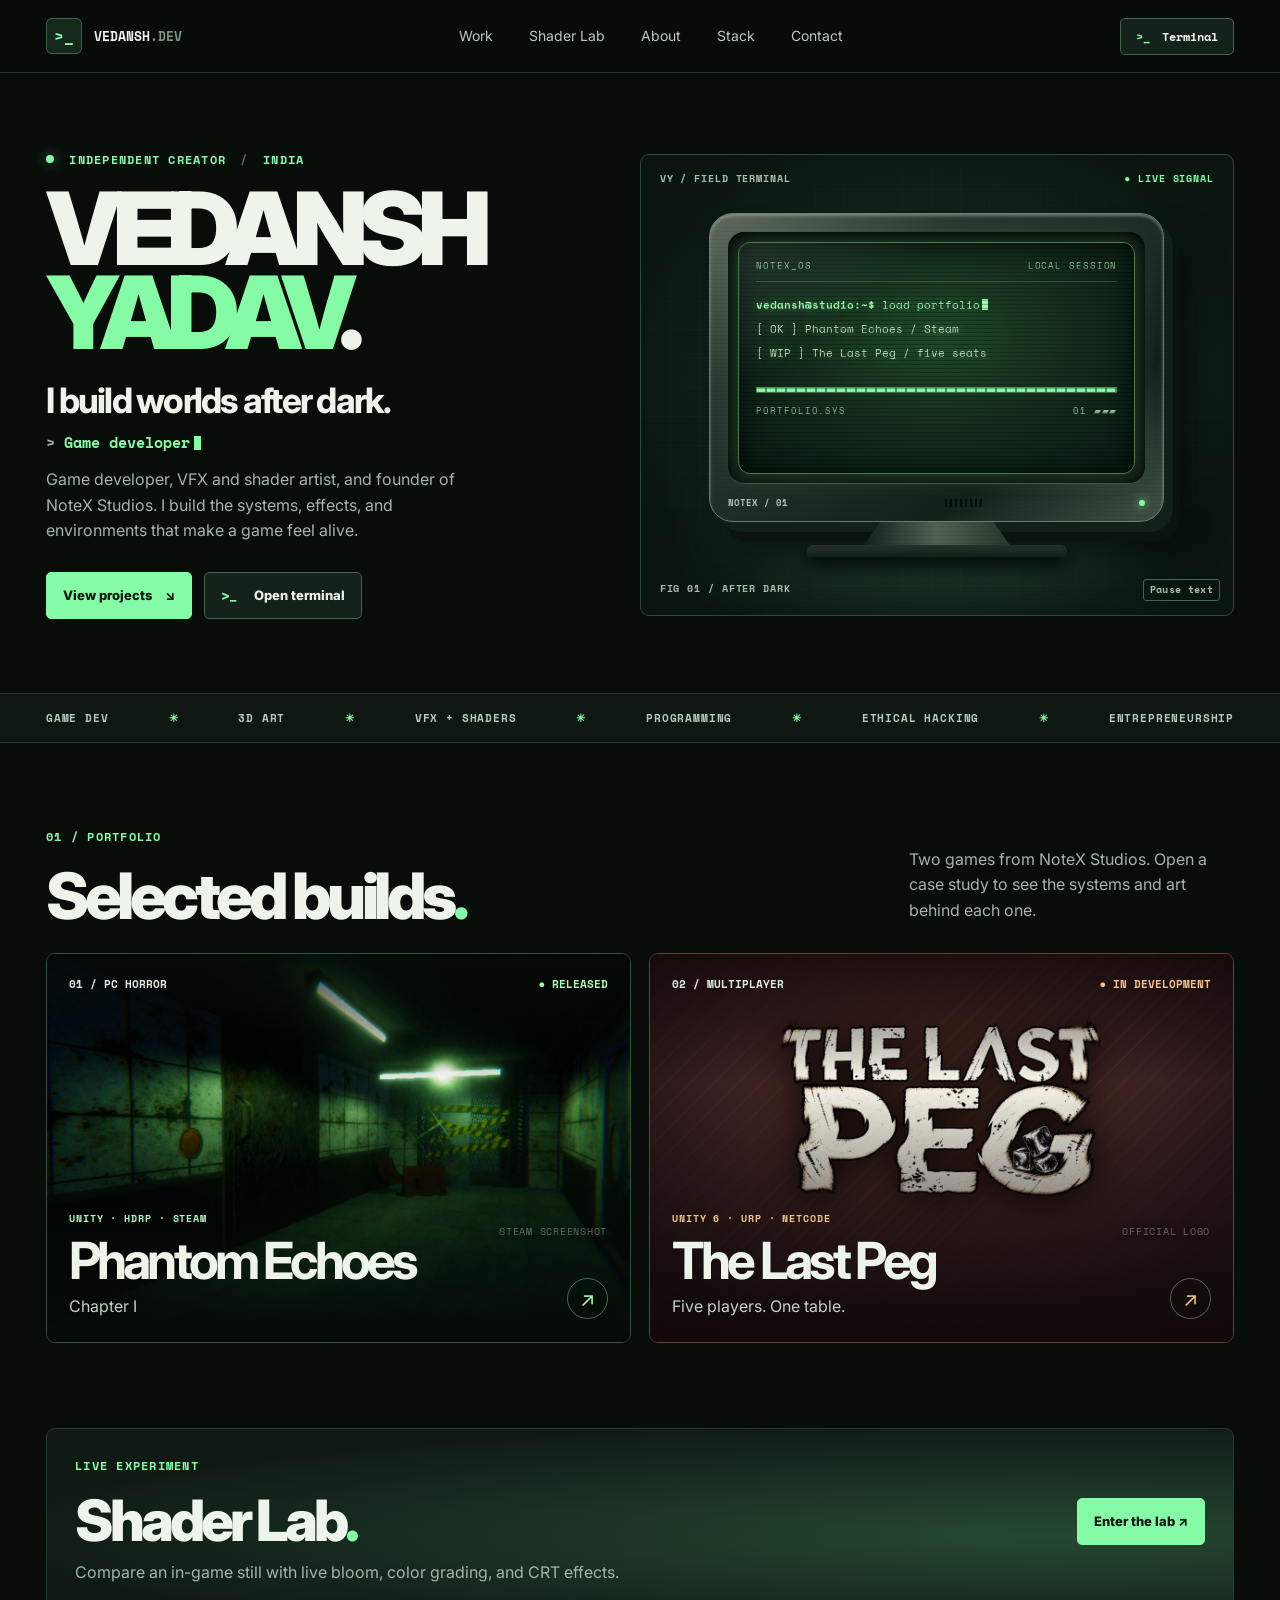
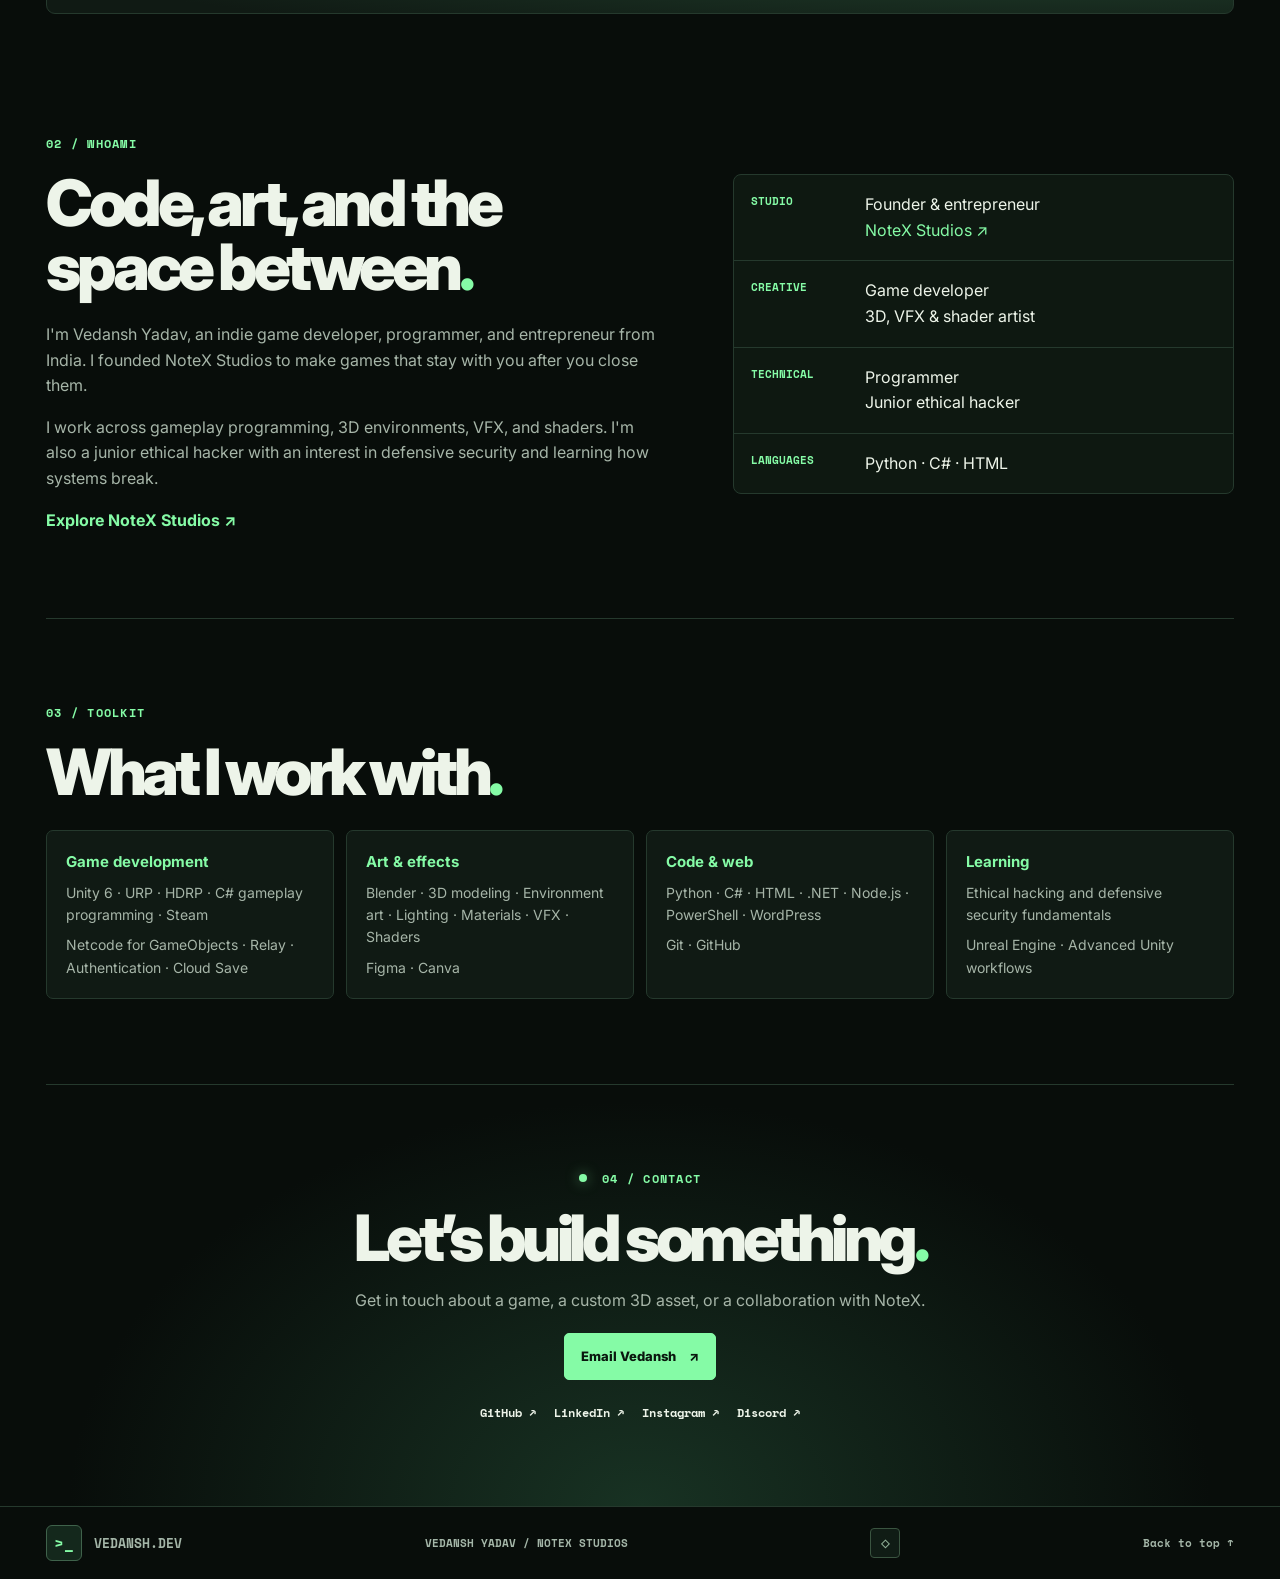
<file: index.html>
<!doctype html>
<html lang="en">
<head>
  <meta charset="utf-8">
  <meta name="viewport" content="width=device-width, initial-scale=1">
  <meta name="theme-color" content="#080d0a">
  <meta name="description" content="Vedansh Yadav, game developer, VFX and shader artist, junior ethical hacker, and founder of NoteX Studios.">
  <title>Vedansh Yadav / After Dark</title>
  <link rel="icon" href="icon.svg" type="image/svg+xml">
  <link rel="preconnect" href="https://fonts.googleapis.com">
  <link rel="preconnect" href="https://fonts.gstatic.com" crossorigin>
  <link href="https://fonts.googleapis.com/css2?family=Space+Mono:wght@400;700&family=Inter:wght@400;500;600;700;800;900&display=swap" rel="stylesheet">
  <link rel="stylesheet" href="style.css?v=2">
  <link rel="stylesheet" href="v2.css?v=3">
  <script src="elevator.js?v=3" defer></script>
  <script src="app.js?v=3" defer></script>
  <style>
    #entry-boot[open] {
      position: fixed; inset: 0; width: 100%; height: 100%; max-width: none; max-height: none;
      box-sizing: border-box; margin: 0; padding: clamp(18px, 5vw, 64px); border: 0; border-radius: 0;
      display: grid; place-items: center; overflow: hidden; color: #b2c7b5; box-shadow: none;
      font: 700 12px/1.55 Consolas, "Space Mono", monospace; letter-spacing: .045em;
      background:
        repeating-linear-gradient(0deg, transparent 0 3px, #0004 3px 4px),
        radial-gradient(ellipse at 50% 48%, #173424, #080d0a 62%);
      animation: entry-lift .38s cubic-bezier(.7, 0, .25, 1) 1.10s both;
    }
    #entry-boot::backdrop { background: none; backdrop-filter: none; }
    .entry-console { width: min(100%, 500px); box-sizing: border-box; border: 1px solid #365746; border-radius: 7px; background: #080f0bea; }
    .entry-top { display: flex; align-items: center; justify-content: space-between; gap: 10px; padding: 11px 14px; border-bottom: 1px solid #365746; }
    .entry-top span { color: #86ffa5; }
    .entry-skip { color: #d5ead9; border: 1px solid #527461; border-radius: 4px; background: #14291c; padding: 4px 8px; font: inherit; cursor: pointer; }
    .entry-skip:focus-visible { outline: 2px solid #86ffa5; outline-offset: 3px; }
    .entry-core { padding: clamp(16px, 5vw, 32px); }
    .entry-core p { margin: 0 0 7px; }
    .entry-core b { color: #86ffa5; }
    .entry-command { color: #e2ffe8; white-space: nowrap; overflow: hidden; width: 26ch; max-width: 100%; animation: entry-type .35s steps(24, end) both; }
    .entry-line { animation: entry-log .01s .43s both; }
    .entry-line + .entry-line { animation-delay: .7s; }
    .entry-meter { display: block; margin-top: 16px; height: 6px; border: 1px solid #4d855d; background: #13251a; overflow: hidden; }
    .entry-meter::after { content: ""; display: block; height: 100%; transform-origin: left; background: repeating-linear-gradient(90deg, #86ffa5 0 7px, #467952 7px 9px); animation: entry-fill .94s steps(26, end) both; }
    @keyframes entry-type { from { width: 0; } }
    @keyframes entry-log { from { opacity: 0; } }
    @keyframes entry-fill { from { transform: scaleX(0); } }
    @keyframes entry-lift { from { clip-path: inset(0); opacity: 1; } to { clip-path: inset(0 0 100% 0); opacity: .7; } }
    @media (prefers-reduced-motion: reduce) { #entry-boot[open] { display: none; } }
  </style>
</head>
<body id="top">
  <dialog id="entry-boot" aria-labelledby="entry-label">
    <div class="entry-console">
      <div class="entry-top"><span id="entry-label">NOTEX_OS / BOOT CONSOLE</span><button class="entry-skip" type="button" autofocus>Skip intro</button></div>
      <div class="entry-core" aria-hidden="true">
        <p class="entry-command"><b>&gt;</b> load after_dark.profile</p>
        <p class="entry-line"><b>[ OK ]</b> Verify project archive</p>
        <p class="entry-line"><b>[ READY ]</b> Session unlocked</p>
        <span class="entry-meter"></span>
      </div>
    </div>
  </dialog>
  <script>
    (() => {
      const dialog = document.getElementById("entry-boot");
      const motion = matchMedia("(prefers-reduced-motion: reduce)");
      if (motion.matches || (location.hash && location.hash !== "#top") || typeof dialog.showModal !== "function") return;
      try {
        if (sessionStorage.getItem("after-dark-entry-seen")) return;
        sessionStorage.setItem("after-dark-entry-seen", "1");
      } catch { /* A blocked storage API does not block the page. */ }
      let fallback;
      const finish = () => {
        clearTimeout(fallback);
        motion.removeEventListener("change", finish);
        if (dialog.open) dialog.close();
      };
      dialog.querySelector(".entry-skip").addEventListener("click", finish, { once: true });
      dialog.addEventListener("close", finish, { once: true });
      dialog.addEventListener("animationend", (event) => {
        if (event.target === dialog && event.animationName === "entry-lift") finish();
      });
      motion.addEventListener("change", finish);
      dialog.showModal();
      fallback = setTimeout(finish, 1550);
    })();
  </script>
  <a class="skip" href="#work">Skip to projects</a>
  <div class="cursor" aria-hidden="true"><span></span><i></i></div>
  <header class="header">
    <div class="shell nav">
      <a class="brand" href="#top" aria-label="Vedansh Yadav home"><span class="mark" aria-hidden="true">&gt;_</span><span>VEDANSH<span class="dim">.DEV</span></span></a>
      <nav aria-label="Main navigation">
        <a href="#work">Work</a><a class="lab-nav" href="lab.html">Shader Lab</a><a href="#about">About</a><a href="#stack">Stack</a><a href="#contact">Contact</a>
      </nav>
      <button class="nav-terminal" type="button" data-terminal><span aria-hidden="true">&gt;_</span> Terminal</button>
    </div>
  </header>
  <main>
    <section class="hero shell" aria-labelledby="hero-title">
      <div class="intro">
        <p class="eyebrow"><span class="status-dot"></span> INDEPENDENT CREATOR <span class="slash">/</span> INDIA</p>
        <h1 id="hero-title">VEDANSH<br><span>YADAV<span class="period">.</span></span></h1>
        <p class="hero-tag">I build worlds after dark.</p>
        <p class="role-loop" aria-hidden="true"><span class="role-prompt">&gt;</span> <span id="role-text">Game developer</span><span class="role-caret"></span></p>
        <p class="intro-copy">Game developer, VFX and shader artist, and founder of NoteX Studios. I build the systems, effects, and environments that make a game feel alive.</p>
        <div class="actions">
          <a class="button solid" href="#work">View projects <span aria-hidden="true">↘</span></a>
          <button class="button outline" type="button" data-terminal><span aria-hidden="true">&gt;_</span> Open terminal</button>
        </div>
      </div>
      <div class="machine" aria-label="Animated CRT showing Vedansh's portfolio boot sequence">
        <div class="scene-index"><span>VY / FIELD TERMINAL</span><span>● LIVE SIGNAL</span></div>
        <div class="scene-grid"></div>
        <div class="floor-glow"></div>
        <div class="computer">
          <div class="monitor">
            <div class="visor">
              <div class="glass">
                <div class="crt-top"><span>NOTEX_OS</span><span>LOCAL SESSION</span></div>
                <div class="boot" aria-hidden="true">
                  <p><span class="boot-prompt">vedansh@studio:~$</span> <span id="boot-type"></span><b class="caret"></b></p>
                  <p class="boot-line">[ OK ] Phantom Echoes / Steam</p>
                  <p class="boot-line">[ WIP ] The Last Peg / five seats</p>
                  <p class="boot-line" id="crt-status">[ READY ] Portfolio loaded</p>
                </div>
                <div class="progress"><span></span></div>
                <div class="crt-bottom"><span>PORTFOLIO.SYS</span><span>01 ▰▰▰</span></div>
              </div>
            </div>
            <div class="chassis"><span>NOTEX / 01</span><div class="vents" aria-hidden="true"></div><span class="power" aria-hidden="true"></span></div>
          </div>
          <div class="stand"></div><div class="foot"></div>
        </div>
        <div class="scene-index scene-bottom"><span>FIG 01 / AFTER DARK</span><button type="button" class="motion-toggle" hidden>Pause text</button></div>
      </div>
    </section>
    <div class="signal" aria-label="Areas of work">
      <div class="shell signal-inner"><span>GAME DEV</span><b>✳</b><span>3D ART</span><b>✳</b><span>VFX + SHADERS</span><b>✳</b><span>PROGRAMMING</span><b>✳</b><span>ETHICAL HACKING</span><b>✳</b><span>ENTREPRENEURSHIP</span></div>
    </div>
    <section class="shell section" id="work">
      <div class="section-head"><div><p class="eyebrow">01 / PORTFOLIO</p><h2>Selected builds<span>.</span></h2></div><p>Two games from NoteX Studios. Open a case study to see the systems and art behind each one.</p></div>
      <div class="projects">
        <a class="project phantom" href="phantom-echoes.html" data-cursor="OPEN" aria-label="Open Phantom Echoes Chapter I case study">
          <div class="project-art"><span class="art-note">STEAM SCREENSHOT</span></div>
          <div class="project-top"><span>01 / PC HORROR</span><span class="project-status">● RELEASED</span></div>
          <div class="project-body"><span class="project-detail">UNITY · HDRP · STEAM</span><h3>Phantom Echoes</h3><p>Chapter I</p><span class="project-arrow" aria-hidden="true">↗</span></div>
        </a>
        <a class="project peg" href="the-last-peg.html" data-cursor="OPEN" aria-label="Open The Last Peg case study">
          <div class="project-art"><img class="peg-logo" src="last-peg-logo.webp" alt="" width="520" height="215" loading="lazy"><span class="art-note">OFFICIAL LOGO</span></div>
          <div class="project-top"><span>02 / MULTIPLAYER</span><span class="project-status">● IN DEVELOPMENT</span></div>
          <div class="project-body"><span class="project-detail">UNITY 6 · URP · NETCODE</span><h3>The Last Peg</h3><p>Five players. One table.</p><span class="project-arrow" aria-hidden="true">↗</span></div>
        </a>
      </div>
    </section>
    <section class="shell lab-teaser"><div><p class="eyebrow">LIVE EXPERIMENT</p><h2>Shader Lab<span>.</span></h2><p>Compare an in-game still with live bloom, color grading, and CRT effects.</p></div><a class="button solid" href="lab.html">Enter the lab ↗</a></section>
    <section class="shell section about" id="about">
      <div class="about-copy"><p class="eyebrow">02 / WHOAMI</p><h2>Code, art, and the space between<span>.</span></h2><p>I'm Vedansh Yadav, an indie game developer, programmer, and entrepreneur from India. I founded NoteX Studios to make games that stay with you after you close them.</p><p>I work across gameplay programming, 3D environments, VFX, and shaders. I'm also a junior ethical hacker with an interest in defensive security and learning how systems break.</p><a class="text-link" href="https://www.notexstudios.in/">Explore NoteX Studios ↗</a></div>
      <dl class="profile-data"><div><dt>STUDIO</dt><dd>Founder &amp; entrepreneur<br><a href="https://www.notexstudios.in/">NoteX Studios ↗</a></dd></div><div><dt>CREATIVE</dt><dd>Game developer<br>3D, VFX &amp; shader artist</dd></div><div><dt>TECHNICAL</dt><dd>Programmer<br>Junior ethical hacker</dd></div><div><dt>LANGUAGES</dt><dd>Python · C# · HTML</dd></div></dl>
    </section>
    <section class="shell section" id="stack">
      <div class="section-head"><div><p class="eyebrow">03 / TOOLKIT</p><h2>What I work with<span>.</span></h2></div></div>
      <div class="stack-grid">
        <article><h3>Game development</h3><p>Unity 6 · URP · HDRP · C# gameplay programming · Steam</p><p>Netcode for GameObjects · Relay · Authentication · Cloud Save</p></article>
        <article><h3>Art &amp; effects</h3><p>Blender · 3D modeling · Environment art · Lighting · Materials · VFX · Shaders</p><p>Figma · Canva</p></article>
        <article><h3>Code &amp; web</h3><p>Python · C# · HTML · .NET · Node.js · PowerShell · WordPress</p><p>Git · GitHub</p></article>
        <article><h3>Learning</h3><p>Ethical hacking and defensive security fundamentals</p><p>Unreal Engine · Advanced Unity workflows</p></article>
      </div>
    </section>
    <section class="shell section contact" id="contact">
      <p class="eyebrow"><span class="status-dot"></span> 04 / CONTACT</p>
      <h2>Let’s build something<span>.</span></h2>
      <p>Get in touch about a game, a custom 3D asset, or a collaboration with NoteX.</p>
      <a class="button solid" href="mailto:esco.bar.001@gmail.com">Email Vedansh <span aria-hidden="true">↗</span></a>
      <div class="socials"><a href="https://github.com/not-vedansh">GitHub ↗</a><a href="https://www.linkedin.com/in/vedansh-yadav-248703375/">LinkedIn ↗</a><a href="https://www.instagram.com/not_ved4nsh/">Instagram ↗</a><a href="https://discord.gg/PfJzTajpTr">Discord ↗</a></div>
    </section>
  </main>
  <footer><div class="shell footer"><a class="brand" href="#top"><span class="mark" aria-hidden="true">&gt;_</span> VEDANSH.DEV</a><span>VEDANSH YADAV / NOTEX STUDIOS</span><button class="footer-easter" type="button" aria-label="Auxiliary signal hint" title="Auxiliary signal">◇</button><a href="#top">Back to top ↑</a></div></footer>
  <dialog id="terminal-dialog" aria-labelledby="terminal-title">
    <div class="dialog-bar"><h2 id="terminal-title">vedansh@studio:~</h2><button class="close" type="button" data-close aria-label="Close terminal">×</button></div>
    <div class="terminal-content"><div id="terminal-output" class="terminal-output" role="log" aria-live="polite"></div>
    <form id="terminal-form"><label for="terminal-input"><span class="sr-only">Command</span><span aria-hidden="true">&gt;</span></label><input id="terminal-input" name="command" type="text" autocomplete="off" autocapitalize="off" spellcheck="false" placeholder="Type help" maxlength="80"><button type="submit">Run ↵</button></form>
    <div class="command-buttons" aria-label="Suggested commands"><button type="button" data-command="help">help</button><button type="button" data-command="projects">projects</button><button type="button" data-command="whoami">whoami</button><button type="button" data-command="stack">stack</button><button type="button" data-command="contact">contact</button></div></div>
  </dialog>

  <dialog id="elevator-game" aria-labelledby="elevator-title">
    <div class="dialog-bar"><span>NOTEX_OS / EMERGENCY CIRCUIT</span><button class="close" type="button" data-close aria-label="Close elevator game">×</button></div>
    <div class="elevator-content">
      <p class="eyebrow">HOTEL MERIDIAN / FLOOR IV</p>
      <h2 id="elevator-title">The Last Elevator<span>.</span></h2>
      <p>Rotate the junctions to connect <strong>POWER</strong> on the left to <strong>LIFT</strong> on the right. The circuit lights up as you connect it.</p>
      <div class="elevator-hud"><span>TIME LEFT <output id="elevator-time">30.0s</output></span><span>MOVES <output id="elevator-moves">0</output></span></div>
      <div class="circuit">
        <span class="circuit-port power-port">POWER <b>→</b></span>
        <div id="circuit-board" class="circuit-board" aria-label="Nine circuit junctions"></div>
        <span class="circuit-port lift-port"><b>→</b> LIFT</span>
      </div>
      <p id="elevator-status" class="elevator-status" role="status">Backup power is ready. Start when you are.</p>
      <div class="elevator-actions"><button class="button solid" type="button" id="elevator-start">Start 30s challenge</button><button class="button outline" type="button" id="elevator-practice">Practice</button></div>
    </div>
  </dialog>
</body>
</html>
</file>
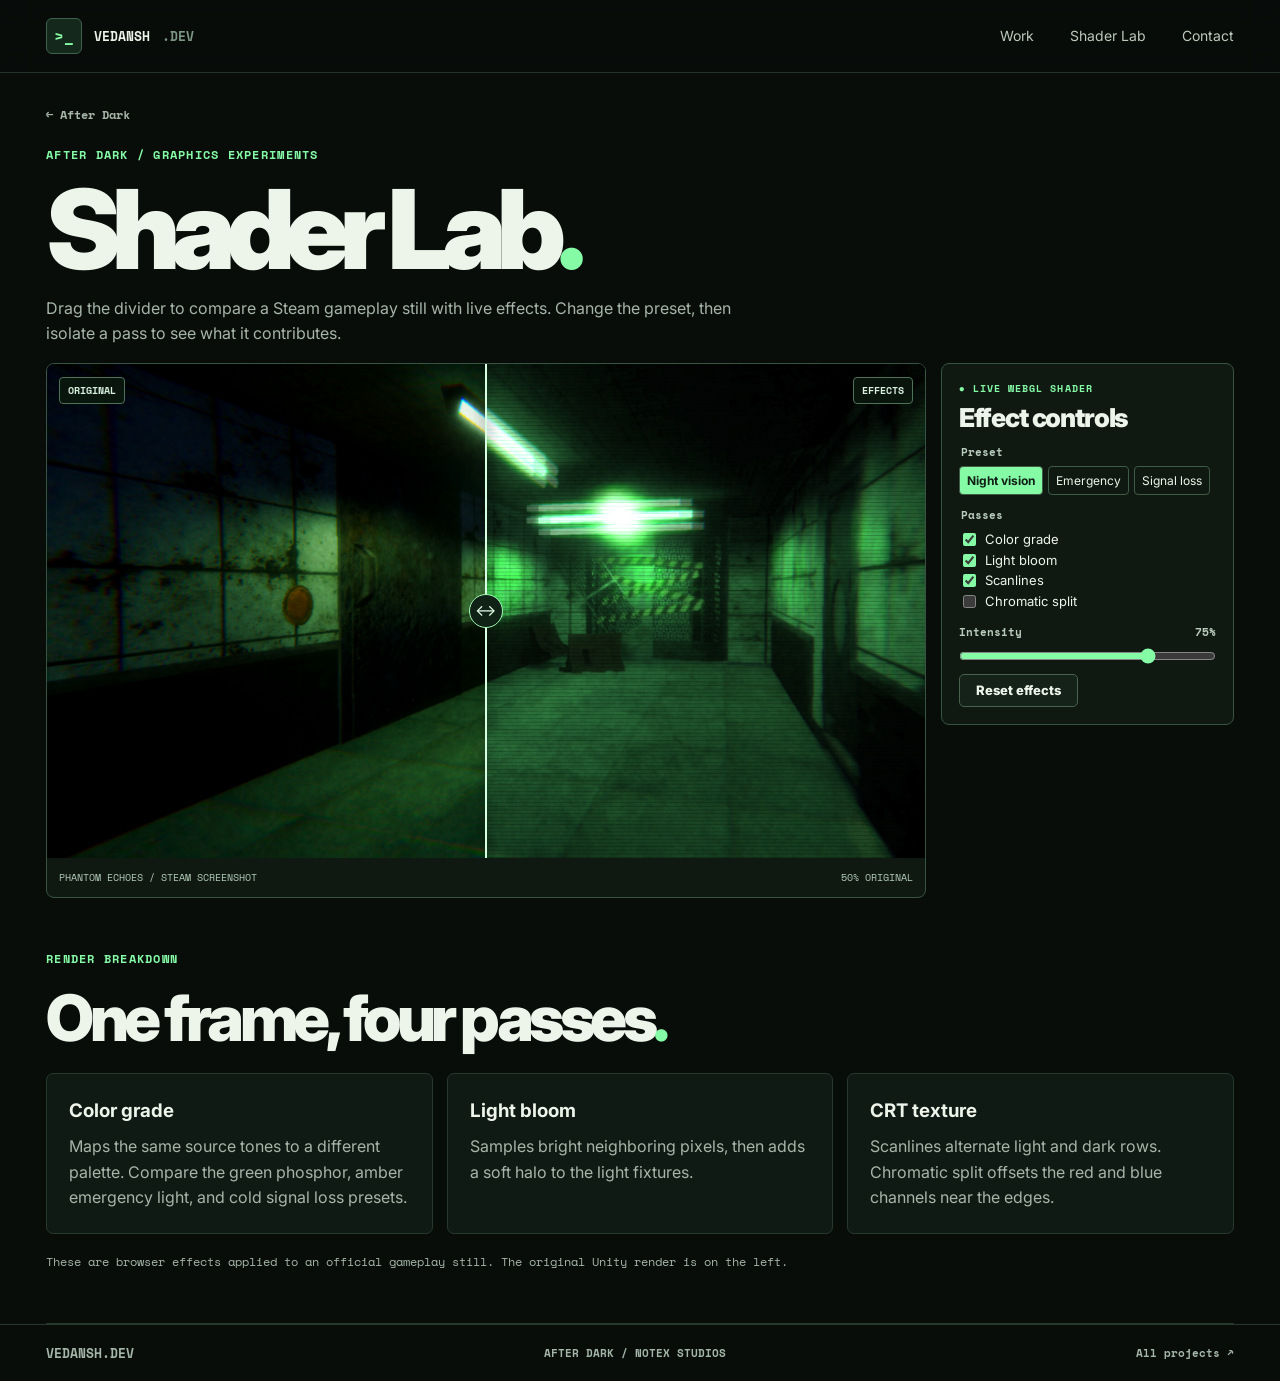
<file: lab.html>
<!doctype html>
<html lang="en">
<head>
  <meta charset="utf-8">
  <meta name="viewport" content="width=device-width, initial-scale=1">
  <meta name="theme-color" content="#080d0a">
  <meta name="description" content="Explore live graphics effects with an adjustable before-and-after view.">
  <title>Shader Lab | After Dark</title>
  <link rel="icon" href="icon.svg" type="image/svg+xml">
  <link rel="preconnect" href="https://fonts.googleapis.com">
  <link rel="preconnect" href="https://fonts.gstatic.com" crossorigin>
  <link href="https://fonts.googleapis.com/css2?family=Space+Mono:wght@400;700&family=Inter:wght@400;500;600;700;800;900&display=swap" rel="stylesheet">
  <link rel="stylesheet" href="style.css?v=2">
  <link rel="stylesheet" href="v2.css?v=3">
  <script src="lab.js?v=3" defer></script>
</head><body class="subpage"><a class="skip" href="#content">Skip to content</a><header class="header"><div class="shell nav subnav"><a class="brand" href="./"><span class="mark" aria-hidden="true">&gt;_</span>VEDANSH<span class="dim">.DEV</span></a><nav aria-label="Main navigation"><a href="./#work">Work</a><a href="lab.html">Shader Lab</a><a href="./#contact">Contact</a></nav></div></header><main id="content">
<section class="shell lab-head"><a class="back-link" href="./">← After Dark</a><p class="eyebrow">AFTER DARK / GRAPHICS EXPERIMENTS</p><h1>Shader Lab<span>.</span></h1><p>Drag the divider to compare a Steam gameplay still with live effects. Change the preset, then isolate a pass to see what it contributes.</p></section>
<section class="shell lab-shell" aria-label="Interactive effects preview">
  <div class="lab-view">
    <div class="lab-monitor" id="lab-monitor">
      <img class="lab-source" src="phantom-steam.jpg" alt="Steam screenshot of a green-lit hotel corridor" fetchpriority="high">
      <canvas id="shader-output" aria-hidden="true"></canvas><div class="lab-divider" aria-hidden="true"><span>↔</span></div>
      <span class="lab-badge left">ORIGINAL</span><span class="lab-badge right">EFFECTS</span>
      <input id="compare" aria-label="Before and after divider" type="range" min="0" max="100" value="50">
    </div>
    <div class="lab-view-foot"><span>PHANTOM ECHOES / STEAM SCREENSHOT</span><output id="split-value" for="compare">50% ORIGINAL</output></div>
  </div>
  <aside class="lab-controls">
    <p class="eyebrow" id="engine-status" role="status">INITIALIZING EFFECTS</p>
    <h2>Effect controls</h2>
    <fieldset><legend>Preset</legend><div class="presets">
      <label><input type="radio" name="preset" value="green" checked><span>Night vision</span></label>
      <label><input type="radio" name="preset" value="amber"><span>Emergency</span></label>
      <label><input type="radio" name="preset" value="cold"><span>Signal loss</span></label>
    </div></fieldset>
    <fieldset><legend>Passes</legend>
      <label class="switch"><input type="checkbox" id="grade" checked> Color grade</label>
      <label class="switch"><input type="checkbox" id="glow" checked> Light bloom</label>
      <label class="switch"><input type="checkbox" id="scan" checked> Scanlines</label>
      <label class="switch"><input type="checkbox" id="aberration"> Chromatic split</label>
    </fieldset>
    <label class="slider-label" for="intensity">Intensity <output id="intensity-value" for="intensity">75%</output></label>
    <input id="intensity" type="range" min="0" max="100" value="75">
    <button class="button outline" type="button" id="reset-lab">Reset effects</button>
  </aside>
</section>
<section class="shell case-section"><p class="eyebrow">RENDER BREAKDOWN</p><h2>One frame, four passes<span>.</span></h2><div class="case-cards"><article><h3>Color grade</h3><p>Maps the same source tones to a different palette. Compare the green phosphor, amber emergency light, and cold signal loss presets.</p></article><article><h3>Light bloom</h3><p>Samples bright neighboring pixels, then adds a soft halo to the light fixtures.</p></article><article><h3>CRT texture</h3><p>Scanlines alternate light and dark rows. Chromatic split offsets the red and blue channels near the edges.</p></article></div><p class="media-caption">These are browser effects applied to an official gameplay still. The original Unity render is on the left.</p></section>
</main><footer><div class="shell footer"><a class="brand" href="./">VEDANSH.DEV</a><span>AFTER DARK / NOTEX STUDIOS</span><a href="./#work">All projects ↗</a></div></footer></body></html>
</file>
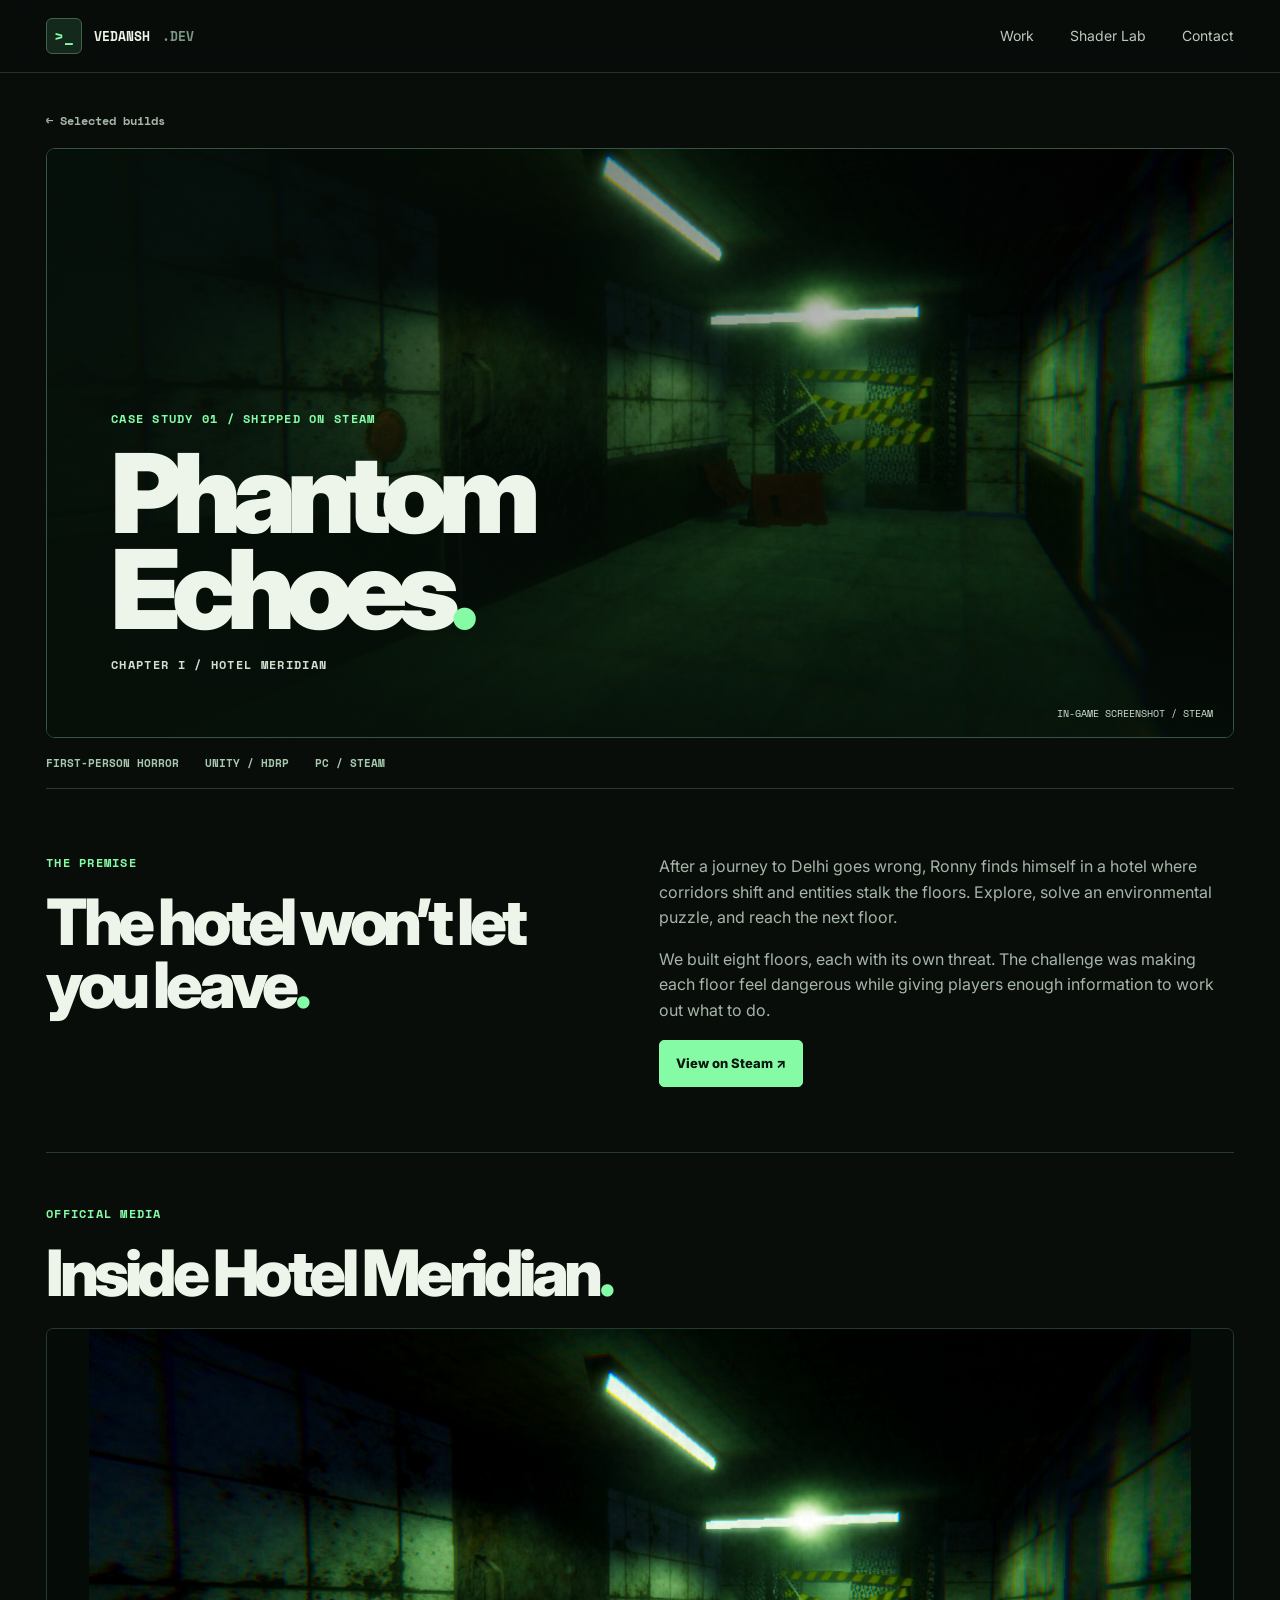
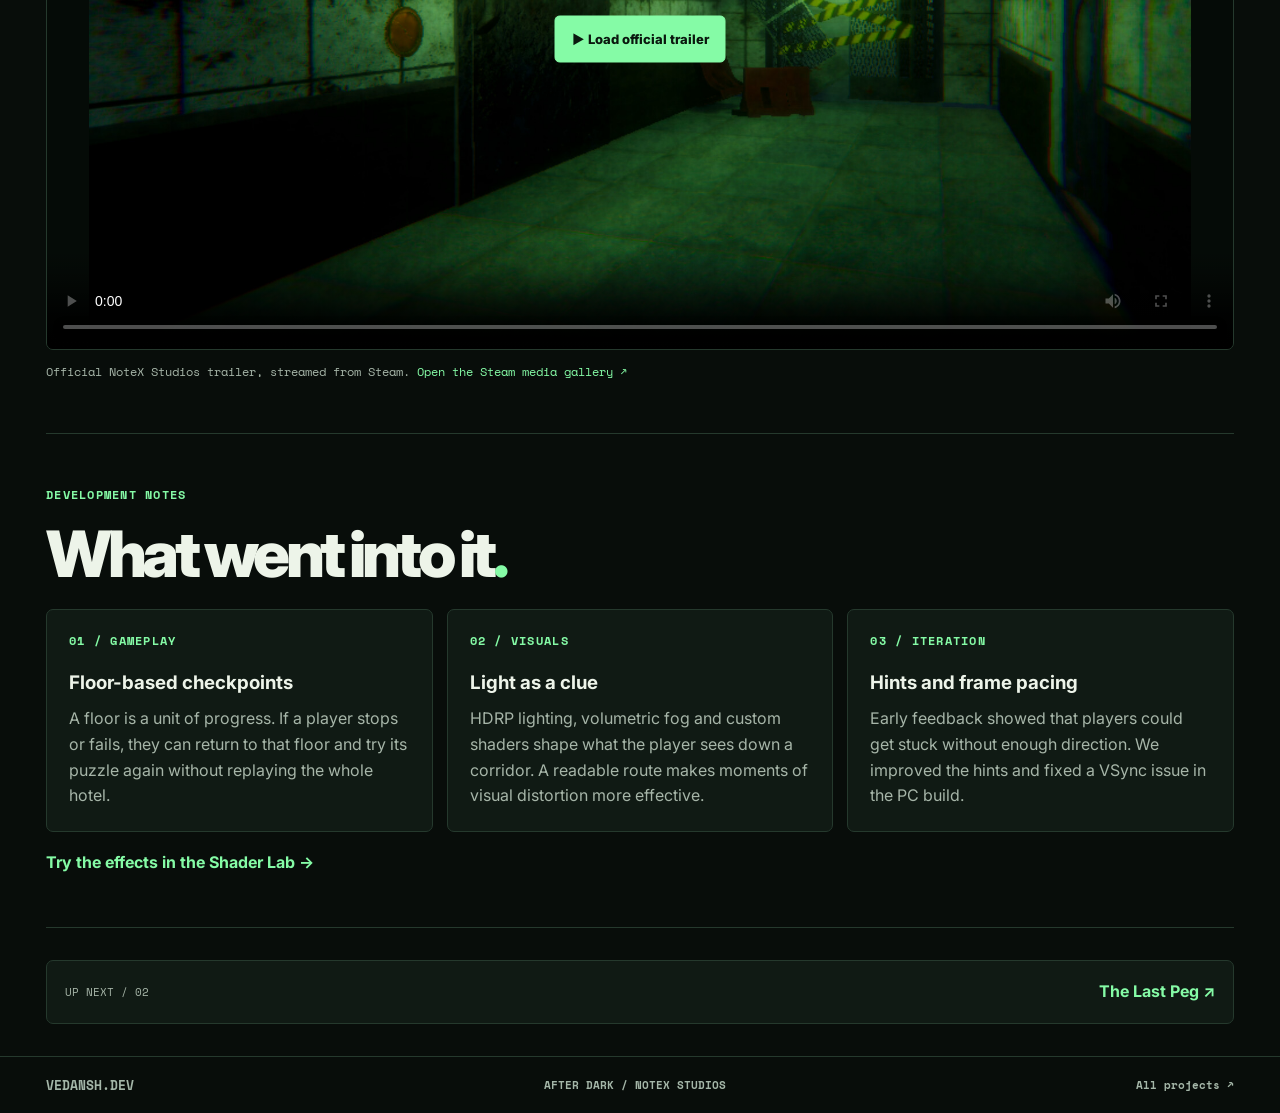
<file: phantom-echoes.html>
<!doctype html>
<html lang="en">
<head>
  <meta charset="utf-8">
  <meta name="viewport" content="width=device-width, initial-scale=1">
  <meta name="theme-color" content="#080d0a">
  <meta name="description" content="How NoteX Studios built its first-person psychological horror game.">
  <title>Phantom Echoes Chapter I | After Dark</title>
  <link rel="icon" href="icon.svg" type="image/svg+xml">
  <link rel="preconnect" href="https://fonts.googleapis.com">
  <link rel="preconnect" href="https://fonts.gstatic.com" crossorigin>
  <link href="https://fonts.googleapis.com/css2?family=Space+Mono:wght@400;700&family=Inter:wght@400;500;600;700;800;900&display=swap" rel="stylesheet">
  <link rel="stylesheet" href="style.css?v=2">
  <link rel="stylesheet" href="v2.css?v=3">
  <script src="trailer.js?v=3" defer></script>
</head><body class="subpage"><a class="skip" href="#content">Skip to content</a><header class="header"><div class="shell nav subnav"><a class="brand" href="./"><span class="mark" aria-hidden="true">&gt;_</span>VEDANSH<span class="dim">.DEV</span></a><nav aria-label="Main navigation"><a href="./#work">Work</a><a href="lab.html">Shader Lab</a><a href="./#contact">Contact</a></nav></div></header><main id="content">
<section class="shell case-hero">
  <a class="back-link" href="./#work">← Selected builds</a>
  <div class="case-cover horror-cover">
    <img src="phantom-steam.jpg" alt="Green-lit corridor in Phantom Echoes Chapter I" fetchpriority="high">
    <div class="case-title"><p class="eyebrow">CASE STUDY 01 / SHIPPED ON STEAM</p><h1>Phantom<br>Echoes<span>.</span></h1><p>CHAPTER I / HOTEL MERIDIAN</p></div>
    <span class="image-credit">IN-GAME SCREENSHOT / STEAM</span>
  </div>
  <div class="case-meta"><span>FIRST-PERSON HORROR</span><span>UNITY / HDRP</span><span>PC / STEAM</span></div>
</section>
<section class="shell case-split"><div><p class="eyebrow">THE PREMISE</p><h2>The hotel won’t let you leave<span>.</span></h2></div><div><p>After a journey to Delhi goes wrong, Ronny finds himself in a hotel where corridors shift and entities stalk the floors. Explore, solve an environmental puzzle, and reach the next floor.</p><p>We built eight floors, each with its own threat. The challenge was making each floor feel dangerous while giving players enough information to work out what to do.</p><a class="button solid" href="https://store.steampowered.com/app/4607190/Phantom_Echoes_Chapter_I/">View on Steam ↗</a></div></section>
<section class="shell case-section" aria-labelledby="pe-media"><p class="eyebrow">OFFICIAL MEDIA</p><h2 id="pe-media">Inside Hotel Meridian<span>.</span></h2>
  <div class="trailer-panel"><video id="phantom-trailer" controls playsinline preload="none" poster="phantom-steam.jpg" aria-label="Phantom Echoes Chapter I official trailer"></video><button class="button solid" id="watch-trailer" type="button">▶ Load official trailer</button></div>
  <p class="media-caption" id="trailer-status" role="status">Official NoteX Studios trailer, streamed from Steam. <a href="https://store.steampowered.com/app/4607190/Phantom_Echoes_Chapter_I/">Open the Steam media gallery ↗</a></p>
</section>
<section class="shell case-section" aria-labelledby="pe-work"><p class="eyebrow">DEVELOPMENT NOTES</p><h2 id="pe-work">What went into it<span>.</span></h2>
  <div class="case-cards">
    <article><p class="eyebrow">01 / GAMEPLAY</p><h3>Floor-based checkpoints</h3><p>A floor is a unit of progress. If a player stops or fails, they can return to that floor and try its puzzle again without replaying the whole hotel.</p></article>
    <article><p class="eyebrow">02 / VISUALS</p><h3>Light as a clue</h3><p>HDRP lighting, volumetric fog and custom shaders shape what the player sees down a corridor. A readable route makes moments of visual distortion more effective.</p></article>
    <article><p class="eyebrow">03 / ITERATION</p><h3>Hints and frame pacing</h3><p>Early feedback showed that players could get stuck without enough direction. We improved the hints and fixed a VSync issue in the PC build.</p></article>
  </div><a class="text-link" href="lab.html">Try the effects in the Shader Lab →</a>
</section>
<section class="shell next-case"><a href="the-last-peg.html"><span>UP NEXT / 02</span><strong>The Last Peg ↗</strong></a></section>
</main><footer><div class="shell footer"><a class="brand" href="./">VEDANSH.DEV</a><span>AFTER DARK / NOTEX STUDIOS</span><a href="./#work">All projects ↗</a></div></footer></body></html>
</file>
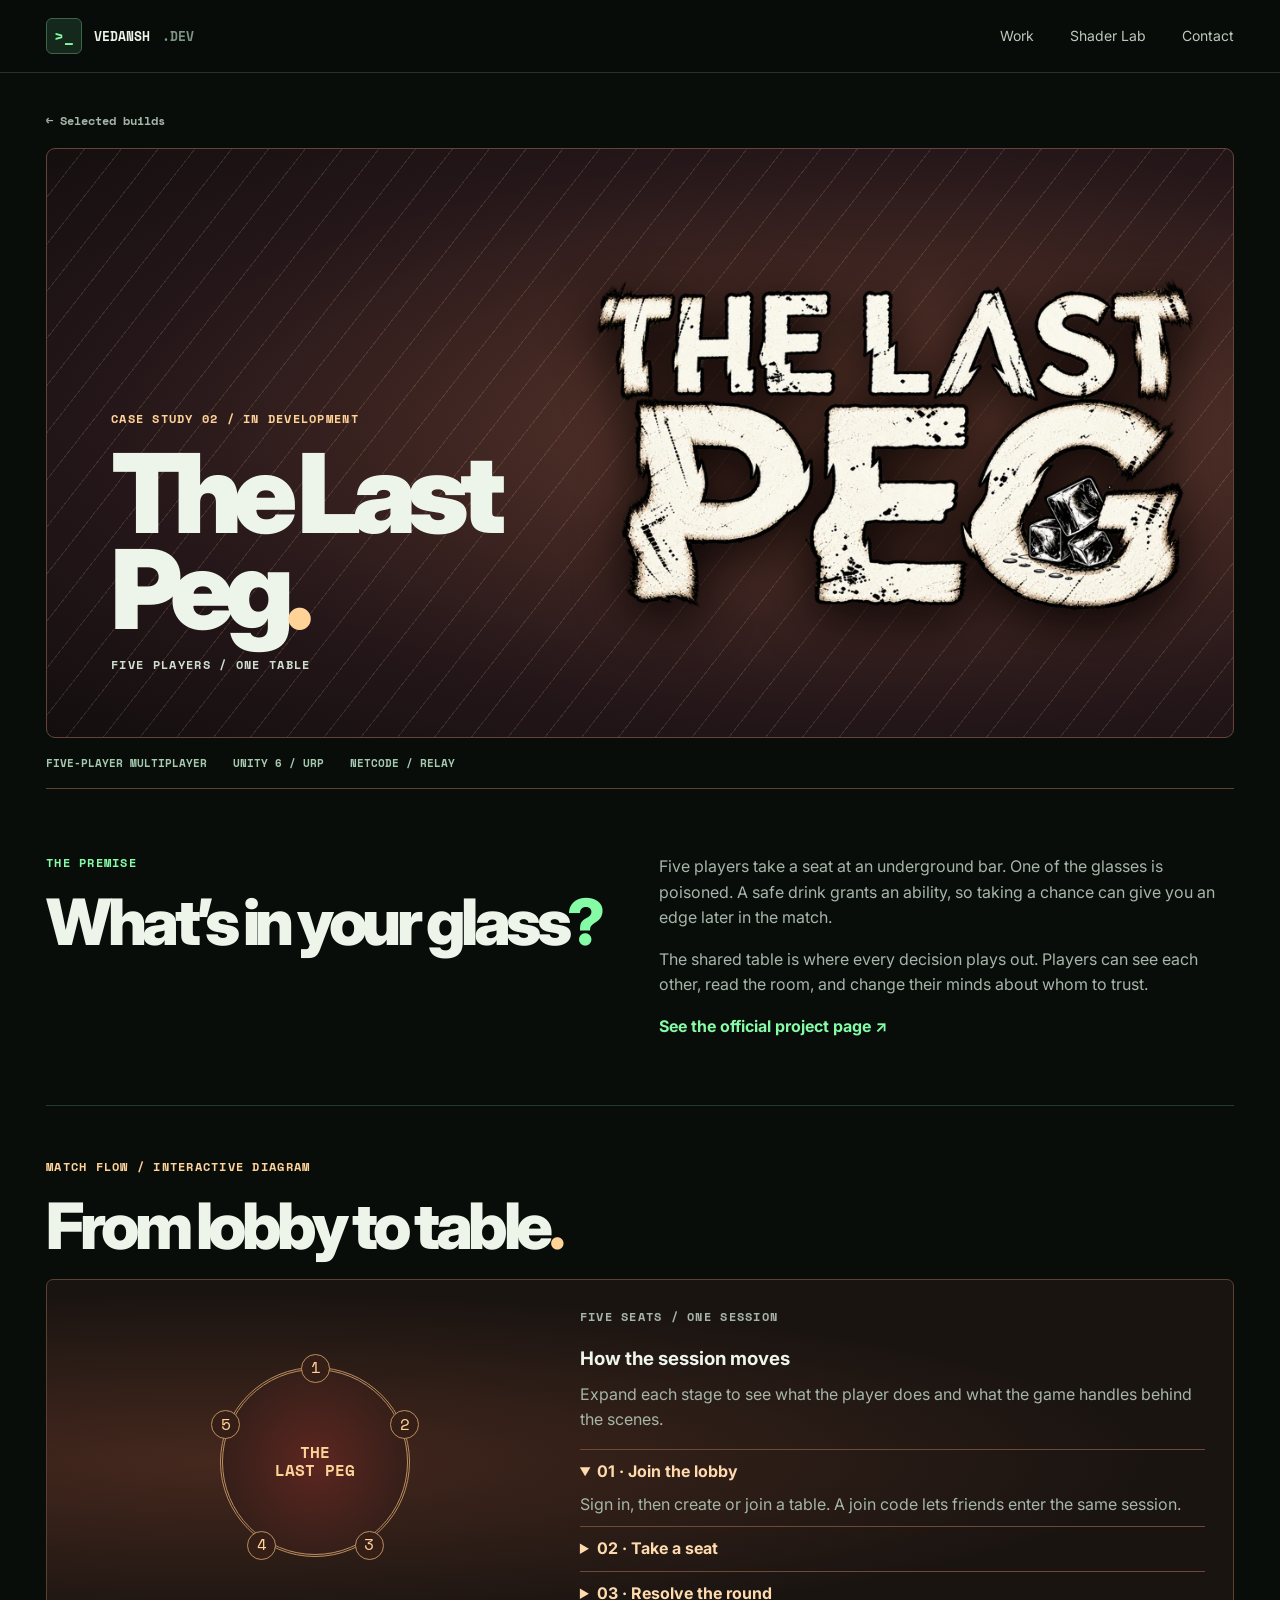
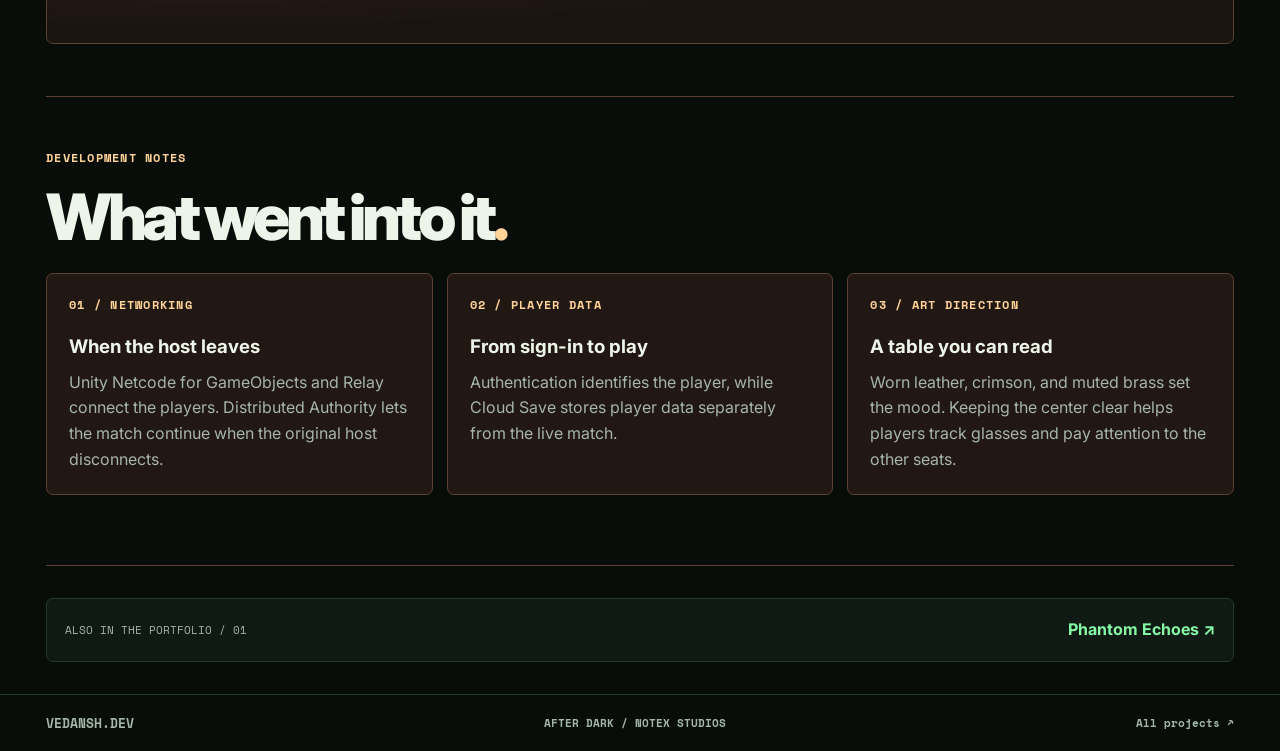
<file: the-last-peg.html>
<!doctype html>
<html lang="en">
<head>
  <meta charset="utf-8">
  <meta name="viewport" content="width=device-width, initial-scale=1">
  <meta name="theme-color" content="#080d0a">
  <meta name="description" content="A development case study for NoteX Studios’ five-player social deception game.">
  <title>The Last Peg | After Dark</title>
  <link rel="icon" href="icon.svg" type="image/svg+xml">
  <link rel="preconnect" href="https://fonts.googleapis.com">
  <link rel="preconnect" href="https://fonts.gstatic.com" crossorigin>
  <link href="https://fonts.googleapis.com/css2?family=Space+Mono:wght@400;700&family=Inter:wght@400;500;600;700;800;900&display=swap" rel="stylesheet">
  <link rel="stylesheet" href="style.css?v=2">
  <link rel="stylesheet" href="v2.css?v=3">
  
</head><body class="subpage"><a class="skip" href="#content">Skip to content</a><header class="header"><div class="shell nav subnav"><a class="brand" href="./"><span class="mark" aria-hidden="true">&gt;_</span>VEDANSH<span class="dim">.DEV</span></a><nav aria-label="Main navigation"><a href="./#work">Work</a><a href="lab.html">Shader Lab</a><a href="./#contact">Contact</a></nav></div></header><main id="content">
<section class="shell case-hero amber">
  <a class="back-link" href="./#work">← Selected builds</a>
  <div class="case-cover peg-cover"><div class="case-title"><p class="eyebrow">CASE STUDY 02 / IN DEVELOPMENT</p><h1>The Last<br>Peg<span>.</span></h1><p>FIVE PLAYERS / ONE TABLE</p></div><img src="last-peg-logo.webp" alt="Official The Last Peg game logo" fetchpriority="high"></div>
  <div class="case-meta"><span>FIVE-PLAYER MULTIPLAYER</span><span>UNITY 6 / URP</span><span>NETCODE / RELAY</span></div>
</section>
<section class="shell case-split"><div><p class="eyebrow">THE PREMISE</p><h2>What’s in your glass<span>?</span></h2></div><div><p>Five players take a seat at an underground bar. One of the glasses is poisoned. A safe drink grants an ability, so taking a chance can give you an edge later in the match.</p><p>The shared table is where every decision plays out. Players can see each other, read the room, and change their minds about whom to trust.</p><a class="text-link" href="https://www.notexstudios.in/technology-1">See the official project page ↗</a></div></section>
<section class="shell case-section amber" aria-labelledby="peg-flow"><p class="eyebrow">MATCH FLOW / INTERACTIVE DIAGRAM</p><h2 id="peg-flow">From lobby to table<span>.</span></h2>
  <div class="flow-panel">
    <div class="flow-table" aria-hidden="true"><span>1</span><span>2</span><span>3</span><span>4</span><span>5</span><strong>THE<br>LAST PEG</strong></div>
    <div class="flow-copy"><p class="eyebrow">FIVE SEATS / ONE SESSION</p><h3>How the session moves</h3><p>Expand each stage to see what the player does and what the game handles behind the scenes.</p>
      <details open><summary>01 · Join the lobby</summary><p>Sign in, then create or join a table. A join code lets friends enter the same session.</p></details>
      <details><summary>02 · Take a seat</summary><p>The match starts with five players at one table. Everyone reads the room and decides whether to take a chance on their glass.</p></details>
      <details><summary>03 · Resolve the round</summary><p>A safe drink grants an ability. The poisoned glass changes who survives and how the rest of the table plays the next round.</p></details>
    </div>
  </div>
</section>
<section class="shell case-section amber" aria-labelledby="peg-work"><p class="eyebrow">DEVELOPMENT NOTES</p><h2 id="peg-work">What went into it<span>.</span></h2>
  <div class="case-cards">
    <article><p class="eyebrow">01 / NETWORKING</p><h3>When the host leaves</h3><p>Unity Netcode for GameObjects and Relay connect the players. Distributed Authority lets the match continue when the original host disconnects.</p></article>
    <article><p class="eyebrow">02 / PLAYER DATA</p><h3>From sign-in to play</h3><p>Authentication identifies the player, while Cloud Save stores player data separately from the live match.</p></article>
    <article><p class="eyebrow">03 / ART DIRECTION</p><h3>A table you can read</h3><p>Worn leather, crimson, and muted brass set the mood. Keeping the center clear helps players track glasses and pay attention to the other seats.</p></article>
  </div>
</section>
<section class="shell next-case"><a href="phantom-echoes.html"><span>ALSO IN THE PORTFOLIO / 01</span><strong>Phantom Echoes ↗</strong></a></section>
</main><footer><div class="shell footer"><a class="brand" href="./">VEDANSH.DEV</a><span>AFTER DARK / NOTEX STUDIOS</span><a href="./#work">All projects ↗</a></div></footer></body></html>
</file>
<file: style.css>
:root{color-scheme:dark;--bg:#080d0a;--panel:#101a14;--border:#25392d;--ink:#edf4e9;--muted:#a6b5a8;--green:#85fba6;--mono:"Space Mono",Consolas,monospace;--sans:Inter,system-ui,sans-serif}
*,*::before,*::after{box-sizing:border-box}
html{scroll-behavior:smooth}
body{margin:0;background:var(--bg);color:var(--ink);font:16px/1.6 var(--sans)}
a{color:inherit;text-decoration:none}
button,input{font:inherit}
button{color:inherit}
button,a{-webkit-tap-highlight-color:transparent}
button{cursor:pointer}
:focus-visible{outline:2px solid var(--green);outline-offset:5px}
::selection{background:var(--green);color:#080d0a}
.sr-only,.skip:not(:focus){position:absolute;width:1px;height:1px;overflow:hidden;clip-path:inset(50%);white-space:nowrap}
.skip:focus{position:fixed;z-index:20;top:12px;left:12px;padding:8px 16px;background:var(--green);color:#000}
.shell{width:min(1248px,calc(100% - 92px));margin-inline:auto}
.header{position:sticky;top:0;z-index:5;border-bottom:1px solid #23332a;background:#080d0aeb;backdrop-filter:blur(16px)}
.nav{height:72px;display:flex;align-items:center;justify-content:space-between;gap:20px}
.brand{display:inline-flex;align-items:center;gap:12px;font:700 13px var(--mono);white-space:nowrap}
.mark{display:grid;place-items:center;width:36px;height:36px;background:#14281c;color:var(--green);border:1px solid #3f624b;border-radius:6px;font:700 16px var(--mono)}
.dim{color:#7c9783}
.nav nav{display:flex;gap:36px;color:#bcc9bc;font-size:14px}
.nav a,.text-link,.socials a,.footer a{transition:color .2s}
.nav a:hover,.nav a[aria-current],.text-link:hover,.socials a:hover,.footer a:hover{color:var(--green)}
.nav-terminal,.outline{border:1px solid #47624d;background:#142219;color:var(--ink)}
.nav-terminal{padding:9px 15px;border-radius:5px;font:700 12px var(--mono)}
.nav-terminal span,.outline span{color:var(--green);margin-right:5px}
.hero{display:grid;grid-template-columns:.95fr 1.05fr;gap:56px;align-items:center;min-height:620px;padding-block:68px 64px}
.eyebrow{margin:0 0 18px;color:var(--green);font:700 12px/1.5 var(--mono);letter-spacing:.105em}
.status-dot{display:inline-block;width:8px;height:8px;margin-right:7px;border-radius:50%;background:var(--green);box-shadow:0 0 13px #8effa782;vertical-align:1px;animation:pulse 3s ease-in-out infinite}
.slash{color:#57715d;padding-inline:6px}
h1,h2,h3,p{margin-top:0}
h1{font-size:clamp(65px,7.9vw,123px);font-weight:900;letter-spacing:-.092em;line-height:.83;margin:0 0 25px}
h1>span{color:var(--green)}
.period{color:var(--ink)}
.hero-tag{margin:0 0 10px;font-size:clamp(23px,3vw,35px);font-weight:750;line-height:1.15;letter-spacing:-.05em}
.role-loop{height:1.65em;margin:0 0 12px;color:var(--green);font:700 clamp(12px,1.7vw,15px)/1.65 var(--mono);white-space:nowrap}
.role-prompt{color:#a6b5a8}
.role-caret{display:inline-block;width:.47em;height:.94em;vertical-align:-.1em;margin-left:.28em;background:currentColor;animation:blink 1s steps(2,end) infinite}
.text-paused .role-caret,.text-paused .caret{animation-play-state:paused;opacity:1}
.intro-copy{max-width:410px;color:var(--muted);margin:0}
.actions{display:flex;flex-wrap:wrap;gap:12px;margin-top:28px}
.button{display:inline-flex;align-items:center;justify-content:center;gap:13px;min-height:47px;padding:0 16px;border-radius:5px;font-size:13px;font-weight:800;transition:transform .2s,box-shadow .2s,background .2s}
.button:hover,.nav-terminal:hover{transform:translateY(-2px);box-shadow:0 8px 27px #85fba624}
.solid{background:var(--green);color:#0a170e;border:1px solid var(--green)}
.machine{position:relative;isolation:isolate;min-height:462px;display:grid;place-items:center;overflow:hidden;border:1px solid #304938;border-radius:9px;background:radial-gradient(ellipse at 50% 48%,#294831 0,#13251b 41%,#0b1510 76%);perspective:1200px}
.scene-grid{position:absolute;inset:0;background-image:linear-gradient(#719d7e16 1px,transparent 1px),linear-gradient(90deg,#719d7e16 1px,transparent 1px);background-size:29px 29px;mask-image:radial-gradient(ellipse,#000,transparent 88%)}
.machine::after{content:"";position:absolute;inset:0;pointer-events:none;background:repeating-linear-gradient(0deg,transparent 0 3px,#03080527 4px);opacity:.55}
.scene-index{position:absolute;z-index:2;top:17px;left:19px;right:19px;display:flex;justify-content:space-between;gap:8px;color:#a5bda9;font:700 10px/1.4 var(--mono);letter-spacing:.09em}
.scene-index span:last-child{color:var(--green)}
.scene-bottom{top:auto;bottom:17px}
.scene-bottom span:last-child{color:#91a995}
.motion-toggle{padding:3px 6px;margin:-3px -6px;color:#a5bda9;background:transparent;border:1px solid #47624d;border-radius:3px;font:inherit;letter-spacing:.035em}
.motion-toggle:hover,.motion-toggle:focus-visible{color:var(--green);border-color:var(--green)}
.floor-glow{position:absolute;bottom:9%;left:15%;width:70%;height:19%;border-radius:50%;background:#87ffaa;filter:blur(49px);opacity:.2}
.computer{width:78%;max-width:455px;position:relative;transform-style:preserve-3d;transform:rotateX(var(--rx,0deg)) rotateY(var(--ry,0deg));transition:transform .18s ease-out}
.monitor{position:relative;border:1px solid #6b7c6c;border-radius:24px;padding:18px 18px 0;background:linear-gradient(145deg,#626d60,#2c3930 28%,#14211a 74%,#415244);box-shadow:9px 10px 0 #122018,16px 20px 0 #0b130f,24px 31px 35px #030705bb,inset 0 2px 3px #b6c5b281}
.visor{padding:10px;border-radius:16px;background:#101810;box-shadow:inset 0 3px 11px #020402,inset 0 -1px 0 #59735e}
.glass{position:relative;overflow:hidden;min-height:232px;padding:15px 17px;color:#9affae;border-radius:12px;background:radial-gradient(ellipse at 50% 40%,#21472c,#122c1b 55%,#09180e);border:1px solid #4b7856;box-shadow:inset 0 0 22px #020b06,0 0 23px #86ff9c32;font:400 11px/1.7 var(--mono)}
.glass::after{content:"";position:absolute;inset:0;pointer-events:none;background:linear-gradient(142deg,#e9fff519 2%,transparent 29%),repeating-linear-gradient(0deg,#0004 0 1px,transparent 1px 4px)}
.crt-top,.crt-bottom{display:flex;justify-content:space-between;gap:5px;font-size:9px;letter-spacing:.1em;color:#93c19c}
.crt-top{border-bottom:1px solid #6ba57856;padding-bottom:8px}
.crt-bottom{padding-top:10px}
.boot{min-height:105px;padding-top:14px}
.boot p{margin:0 0 5px;text-shadow:0 0 10px #85fba65e}
.boot-prompt{font-weight:700}
.boot-line{color:#c2e0c3}
.js .boot-line{opacity:0;transform:translateY(4px);transition:opacity .35s,transform .35s}
.js .boot-line.on{opacity:1;transform:none}
.caret{display:inline-block;width:6px;height:11px;margin-left:2px;background:#9affae;vertical-align:-1px;animation:blink 1s steps(2,end) infinite}
.progress{height:6px;border:1px solid #559464;background:#10281a}
.progress span{display:block;width:100%;height:100%;background:repeating-linear-gradient(90deg,var(--green) 0 8px,#4c935d 8px 10px);transform-origin:left}
.js .progress span{animation:load 3.2s steps(22,end) both}
.chassis{display:flex;align-items:center;justify-content:space-between;height:37px;color:#b2c4b3;font:700 9px var(--mono)}
.vents{width:37px;height:8px;background:repeating-linear-gradient(90deg,#060d09 0 2px,transparent 2px 5px)}
.power{width:6px;height:6px;border-radius:50%;background:var(--green);box-shadow:0 0 10px var(--green)}
.stand{height:23px;width:32%;margin:auto;background:linear-gradient(90deg,#142119,#536153,#263629);clip-path:polygon(11% 0,89% 0,100% 100%,0 100%)}
.foot{height:12px;width:57%;margin:auto;background:linear-gradient(#485b4a,#1a291e);border-radius:6px 6px 3px 3px;box-shadow:0 7px 17px #000}
.signal{border-block:1px solid var(--border);background:#0e1711}
.signal-inner{display:flex;flex-wrap:wrap;align-items:center;justify-content:space-between;gap:10px 18px;padding-block:16px;font:700 11px var(--mono);letter-spacing:.075em;color:#b5cbb9}
.signal b{color:var(--green)}
.section{padding-block:85px;scroll-margin-top:60px}
.section+.section{border-top:1px solid var(--border)}
.section-head{display:flex;align-items:end;justify-content:space-between;gap:24px;margin-bottom:26px}
.section-head>p{margin:0 0 4px;color:var(--muted);max-width:325px}
h2{font-size:clamp(38px,5vw,68px);line-height:.99;font-weight:850;letter-spacing:-.07em;margin-bottom:0}
h2 span{color:var(--green)}
.projects{display:grid;grid-template-columns:1fr 1fr;gap:18px}
.project{--project-accent:#aef8b8;position:relative;isolation:isolate;overflow:hidden;text-align:left;display:flex;flex-direction:column;justify-content:space-between;min-height:390px;padding:22px;border:1px solid #365241;border-radius:9px;background:#12221a;transform:perspective(850px) rotateX(var(--rx,0deg)) rotateY(var(--ry,0deg));transition:transform .25s,border-color .25s}
.project:hover{border-color:var(--project-accent)}
.project-art{position:absolute;inset:0;z-index:-1;background-size:cover;background-position:center;transition:transform .8s cubic-bezier(.19,1,.22,1)}
.phantom .project-art{background-image:url("phantom-steam.jpg"),linear-gradient(125deg,#0c1b15,#536453,#15221b)}
.peg .project-art{background-image:repeating-linear-gradient(135deg,#e8ba8110 0 1px,transparent 1px 17px),radial-gradient(ellipse at 50% 43%,#522f25,#392021 55%,#130c0c)}
.peg-logo{position:absolute;inset:16% 13% auto;width:74%;height:47%;object-fit:contain;filter:drop-shadow(0 6px 18px #080402)}
.peg{--project-accent:#f2c38c;background:#231415;border-color:#674039}
.project:hover .project-art{transform:scale(1.08)}
.project::after{content:"";position:absolute;inset:0;z-index:-1;background:linear-gradient(#060c09bf,transparent 34%,#050a08 100%)}
.peg::after{background:linear-gradient(#140908c7,transparent 33%,#110909 100%)}
.art-note{position:absolute;right:23px;bottom:103px;color:#e0e6db;font:10px var(--mono);letter-spacing:.075em;text-shadow:0 2px 8px #000}
.project-top{display:flex;justify-content:space-between;gap:8px;color:#e2ebe1;font:700 11px var(--mono)}
.project-status,.project-detail{color:var(--project-accent)}
.project-body{position:relative;padding-right:50px}
.project-detail{font:700 10px var(--mono);letter-spacing:.09em}
.project-body h3{margin:7px 0 0;font-size:clamp(28px,4vw,55px);line-height:.96;letter-spacing:-.075em}
.project-body p{margin:9px 0 0;color:#c5d0c4}
.project-arrow{position:absolute;right:0;bottom:1px;border:1px solid #d3f8d05c;border-radius:50%;width:41px;height:41px;display:grid;place-items:center;font-size:20px;color:var(--project-accent);transition:background .2s,color .2s}
.project:hover .project-arrow{background:var(--project-accent);color:#0a120c}
.about{display:grid;grid-template-columns:1.1fr .9fr;gap:75px;align-items:center}
.about h2{margin-bottom:24px}
.about-copy p:not(.eyebrow),.stack-grid p,.contact p:not(.eyebrow),.study-copy p{color:var(--muted)}
.text-link{color:var(--green);font-weight:700}
.profile-data{margin:0;border:1px solid var(--border);border-radius:8px;background:#0e1811}
.profile-data div{display:grid;grid-template-columns:100px 1fr;gap:14px;padding:17px}
.profile-data div+div{border-top:1px solid var(--border)}
.profile-data dt{font:700 11px/1.8 var(--mono);color:var(--green)}
.profile-data dd{margin:0}
.profile-data a{color:var(--green)}
.stack-grid{display:grid;grid-template-columns:repeat(4,1fr);gap:12px}
.stack-grid article,.study-details article{border:1px solid var(--border);border-radius:7px;background:var(--panel);padding:19px;transition:border-color .2s,transform .2s}
.stack-grid article:hover{transform:translateY(-4px);border-color:#61966d}
.stack-grid h3,.study-details h3{margin-bottom:8px;font-size:15px;color:var(--green)}
.stack-grid p,.study-details p{font-size:14px;margin-bottom:8px}
.stack-grid p:last-child,.study-details p:last-child{margin-bottom:0}
.contact{text-align:center;background:radial-gradient(ellipse at 50% 100%,#183223,transparent 68%)}
.contact p:not(.eyebrow){margin:18px auto 20px}
.socials{display:flex;gap:18px;justify-content:center;flex-wrap:wrap;margin-top:24px;font:700 12px var(--mono)}
footer{border-top:1px solid var(--border)}
.footer{display:flex;justify-content:space-between;align-items:center;gap:10px;padding-block:18px;font:700 11px var(--mono);color:#a4b6a8}
dialog{width:min(700px,calc(100% - 26px));max-height:calc(100dvh - 28px);padding:0;color:var(--ink);background:#101a13;border:1px solid #527b5d;border-radius:9px;box-shadow:0 25px 100px #000a}
dialog[open]{animation:enter .25s ease-out both}
dialog::backdrop{background:#020705cc;backdrop-filter:blur(5px)}
body:has(dialog[open]){overflow:hidden}
.dialog-bar{position:sticky;top:0;z-index:2;display:flex;align-items:center;justify-content:space-between;padding:9px 14px;background:#17261b;border-bottom:1px solid var(--border);color:var(--green);font:700 13px var(--mono)}
.dialog-bar h2{font:inherit;letter-spacing:0}
.close{border:1px solid #53745a;border-radius:4px;background:#0d1a11;line-height:1;width:34px;height:34px;font-size:24px}
.terminal-content{padding:17px;font:14px/1.65 var(--mono)}
.terminal-output{min-height:115px;max-height:36vh;overflow:auto;overflow-wrap:anywhere;color:#c4dfc7}
.terminal-output p{margin:0 0 7px}
.terminal-output .entered{color:var(--green)}
.terminal-output a{color:var(--green);text-decoration:underline}
#terminal-form{display:flex;gap:8px;align-items:center;border-top:1px solid var(--border);padding-block:11px;color:var(--green)}
#terminal-input{min-width:0;flex:1;border:1px solid #45614c;background:#080e0a;color:var(--ink);padding:7px;border-radius:3px}
#terminal-form button,.command-buttons button{border:1px solid #45614c;color:var(--green);background:#182a1d;padding:5px 8px;border-radius:4px}
.command-buttons{display:flex;flex-wrap:wrap;gap:6px;font-size:12px}
#project-dialog{width:min(850px,calc(100% - 26px))}
#project-dialog.peg{background:#1c1312;border-color:#91664d}
#project-dialog.peg .dialog-bar{background:#281916;color:#ffdaa7;border-color:#594139}
.study-art{isolation:isolate;position:relative;min-height:220px;display:grid;place-items:center;overflow:hidden;background:#17291d}
.study-art .project-art{background-position:center 48%;filter:brightness(.67)}
.study-art.phantom .project-art{animation:elevator .72s cubic-bezier(.2,.7,.3,1) both}
.floor-display{padding:10px 15px;border:1px solid #87b48a;color:#c5ffd0;background:#0a160ee6;font:700 15px var(--mono);letter-spacing:.1em;box-shadow:0 0 30px #000a}
.floor-display b{margin-left:12px;color:var(--green);animation:blink 1.4s steps(2,end) 3}
.table-map{position:relative;display:grid;place-items:center;width:155px;height:155px;border:2px solid #b88850;border-radius:50%;background:#271510e6;color:#ffdaa7;font:700 13px var(--mono);text-align:center;transform:rotate(var(--map-angle,0deg));transition:transform .18s}
.table-map i{position:absolute;border:1px solid #bc8f60;border-radius:50%;display:grid;place-items:center;width:25px;height:25px;background:#401c17;font-style:normal;transform:rotate(var(--seat)) translateY(-76px) rotate(calc(-1 * var(--seat)))}
.table-map i:nth-child(1){--seat:0deg}.table-map i:nth-child(2){--seat:72deg}.table-map i:nth-child(3){--seat:144deg}.table-map i:nth-child(4){--seat:216deg}.table-map i:nth-child(5){--seat:288deg}
.study-copy{padding:25px}
.study-copy h2{font-size:clamp(32px,6vw,53px);margin-bottom:16px}
.study-details{display:grid;grid-template-columns:1fr 1fr;gap:12px;margin-bottom:19px}
.peg .study-details article{background:#291c18;border-color:#553a2c}
.peg .eyebrow,.peg .study-details h3{color:#ffdaa7}
.peg .solid{background:#ffdaa7;border-color:#ffdaa7}
.cursor{display:none;pointer-events:none}
@media (hover:hover) and (pointer:fine) and (prefers-reduced-motion:no-preference){
  .cursor-active,.cursor-active a,.cursor-active button{cursor:none}
  .cursor-active input,.cursor-active dialog,.cursor-active dialog a,.cursor-active dialog button{cursor:auto}
  .cursor-active .cursor{display:block;position:fixed;top:0;left:0;z-index:10;width:0;height:0}
  .cursor span,.cursor i{position:absolute;display:grid;place-items:center;transform:translate(-50%,-50%)}
  .cursor span{width:5px;height:5px;background:var(--green);border-radius:50%;box-shadow:0 0 10px var(--green)}
  .cursor i{width:24px;height:24px;border:1px solid #aaffb4ac;border-radius:50%;color:var(--green);font:700 9px var(--mono);font-style:normal;transition:width .18s,height .18s,border-radius .18s}
  .cursor[data-mode="target"] i{width:34px;height:34px;border-radius:4px;border-style:dashed}
  .cursor[data-mode="OPEN"] i{width:52px;height:28px;border-radius:3px;background:#0c1b11f0}
  .cursor[data-mode="OPEN"] span{opacity:0}
  body:has(dialog[open]) .cursor{display:none}
}
@keyframes pulse{50%{box-shadow:0 0 20px #8effa7bb}}
@keyframes blink{50%{opacity:0}}
@keyframes load{from{transform:scaleX(0)}to{transform:scaleX(1)}}
@keyframes enter{from{opacity:0;transform:translateY(10px) scale(.99)}to{opacity:1;transform:none}}
@keyframes elevator{from{transform:scale(1.18);clip-path:inset(48% 0)}to{transform:scale(1);clip-path:inset(0)}}
@media(max-width:1000px){.shell{width:calc(100% - 50px)}.hero{gap:28px;min-height:auto}.machine{min-height:402px}.computer{width:85%}.glass{padding:12px;min-height:210px;font-size:10px}.stack-grid{grid-template-columns:repeat(2,1fr)}.about{gap:33px}}
@media(max-width:760px){.shell{width:calc(100% - 32px)}.nav{height:60px;gap:8px}.nav nav{gap:14px;font-size:13px}.nav-terminal{padding:7px 9px}.nav-terminal span{display:none}.brand{gap:6px;font-size:11px}.mark{width:28px;height:28px;font-size:13px}.hero{grid-template-columns:1fr;gap:29px;padding-block:40px 25px}.machine{min-height:360px}.computer{max-width:360px}.intro-copy{font-size:15px}h1{font-size:clamp(65px,14vw,106px)}.section{padding-block:50px;scroll-margin-top:55px}.section-head{display:block}.section-head>p{margin-top:11px}.project{min-height:330px}.about{grid-template-columns:1fr}.footer>span{display:none}.signal-inner{justify-content:center;font-size:10px}.art-note{font-size:8px}.project-top{font-size:9px}}
@media(max-width:475px){.nav nav a:nth-child(2),.nav nav a:nth-child(3){display:none}.projects,.study-details{grid-template-columns:1fr}.project{min-height:310px}.machine{min-height:331px}.glass{min-height:197px;font-size:9px}.monitor{padding:12px 12px 0}.chassis{height:31px}.visor{padding:6px}.stack-grid{grid-template-columns:1fr 1fr}.stack-grid article{padding:12px}.stack-grid p{font-size:13px}.scene-index{font-size:8px}.study-copy{padding:16px}}
@media(prefers-reduced-motion:reduce){*,*::before,*::after{animation:none!important;transition:none!important;scroll-behavior:auto!important}.js .boot-line{opacity:1;transform:none}}
</file>
<file: v2.css>
.case-hero{padding-block:34px 0}
.back-link{display:inline-block;margin-bottom:19px;color:var(--muted);font:700 12px var(--mono)}
.back-link:hover{color:var(--green)}
.case-cover{position:relative;display:grid;align-items:end;min-height:clamp(350px,47vw,590px);isolation:isolate;overflow:hidden;border:1px solid #365441;border-radius:9px;background:#101c15}
.case-cover img{position:absolute;inset:0;width:100%;height:100%;object-fit:cover;z-index:-2}
.horror-cover::after{content:"";position:absolute;inset:0;z-index:-1;background:linear-gradient(90deg,#061009eb 0%,#06100963 55%,transparent),linear-gradient(0deg,#061009cc,transparent 48%)}
.case-title{padding:clamp(22px,5vw,64px)}
.case-title h1,.lab-head h1{font-size:clamp(51px,8.6vw,122px);line-height:.87;letter-spacing:-.083em;margin:0 0 18px}
.case-title>p:last-child{font:700 12px var(--mono);letter-spacing:.11em;margin:0;color:#d1dfd0}
.image-credit{position:absolute;right:20px;bottom:16px;color:#d1dfd0;font:10px var(--mono)}
.case-meta{display:flex;flex-wrap:wrap;gap:10px 26px;padding:17px 0;border-bottom:1px solid var(--border);color:#a6c8ae;font:700 11px var(--mono)}
.amber{--green:#ffd298;--border:#5d4031}
.peg-cover{border-color:#674239;background:repeating-linear-gradient(128deg,#ffda9820 0 1px,transparent 1px 29px),radial-gradient(ellipse at 72% 48%,#623a2d,#241619 66%,#130e0e)}
.peg-cover img{inset:0 3% 0 auto;width:51%;height:100%;object-fit:contain;filter:drop-shadow(0 12px 25px #0b0504)}
.case-split{display:grid;grid-template-columns:1fr 1fr;gap:38px;padding-block:65px;border-bottom:1px solid var(--border)}
.case-split p:not(.eyebrow),.case-cards p:not(.eyebrow),.lab-head>p:last-child,.flow-copy p{color:var(--muted)}
.case-section{padding-block:52px;border-bottom:1px solid var(--border)}
.case-section h2,.case-split h2{font-size:clamp(34px,5.4vw,64px)}
.case-cards{display:grid;grid-template-columns:repeat(3,minmax(0,1fr));gap:14px;margin-block:24px 18px}
.case-cards article{border:1px solid var(--border);background:#101a14;padding:22px;border-radius:7px}
.amber .case-cards article{background:#211813}
.case-cards h3,.flow-copy h3{margin-bottom:8px}
.case-cards p:last-child{margin:0}
.trailer-panel{position:relative;margin-top:24px;border:1px solid var(--border);border-radius:7px;overflow:hidden;background:#050b07}
.trailer-panel video{display:block;width:100%;aspect-ratio:16/9;max-height:620px}
#watch-trailer{position:absolute;top:50%;left:50%;transform:translate(-50%,-50%);white-space:nowrap}
#watch-trailer[hidden]{display:none}
.media-caption{margin:12px 0 0;color:var(--muted);font:12px/1.6 var(--mono)}
.media-caption a,.back-link:hover{color:var(--green)}
.next-case{padding-block:32px}
.next-case a{display:flex;justify-content:space-between;align-items:center;gap:15px;padding:18px;border:1px solid var(--border);border-radius:7px;background:#101a14}
.next-case span{font:11px var(--mono);color:var(--muted)}
.next-case strong{color:var(--green)}
.flow-panel{display:grid;grid-template-columns:1fr 1.3fr;align-items:center;gap:24px;background:radial-gradient(ellipse at 14% 50%,#45281e,#1a1411 65%);margin-top:22px;padding:28px;border:1px solid var(--border);border-radius:7px}
.flow-table{position:relative;display:grid;place-items:center;aspect-ratio:1;width:min(64%,190px);min-width:116px;margin:20px auto;border:3px double #bc8f60;border-radius:50%;background:radial-gradient(circle,#5d2620,#261c16);color:#ffd298;text-align:center;line-height:1.1;font-family:var(--mono)}
.flow-table span{position:absolute;display:grid;place-items:center;width:29px;height:29px;border:1px solid #bc8f60;border-radius:50%;background:#341e16}
.flow-table span:nth-child(1){top:-16px;left:calc(50% - 14px)}
.flow-table span:nth-child(2){top:22%;right:-12px}
.flow-table span:nth-child(3){bottom:-6px;right:13%}
.flow-table span:nth-child(4){bottom:-6px;left:13%}
.flow-table span:nth-child(5){top:22%;left:-12px}
.flow-copy details{border-top:1px solid #6e4936;padding:9px 0}
.flow-copy summary{cursor:pointer;color:#ffdaad;font-weight:700}
.flow-copy details p{margin:7px 0 0}
.lab-teaser{display:flex;justify-content:space-between;align-items:center;gap:16px;padding:28px;margin-bottom:36px;background:radial-gradient(ellipse at 84% 58%,#254832,#101a14 75%);border:1px solid var(--border);border-radius:9px}
.lab-teaser h2{font-size:clamp(33px,5vw,57px)}
.lab-teaser p:last-child{margin:10px 0 0;color:var(--muted)}
.lab-teaser .button{white-space:nowrap}
.lab-head{padding-block:28px 16px}
.lab-head .eyebrow{margin-top:4px}
.lab-head>p:last-child{max-width:690px;margin-bottom:0}
.lab-shell{display:grid;grid-template-columns:minmax(0,3fr) minmax(235px,1fr);gap:15px;align-items:start}
.lab-view,.lab-controls{border:1px solid #365441;border-radius:8px;overflow:hidden;background:#0f1912}
.lab-monitor{--split:50%;position:relative;aspect-ratio:16/9;overflow:hidden;background:#15251b}
.lab-monitor img,.lab-monitor canvas{position:absolute;inset:0;width:100%;height:100%;object-fit:cover}
.lab-monitor canvas{clip-path:inset(0 0 0 var(--split))}
.lab-divider{position:absolute;inset:0 auto 0 var(--split);width:2px;background:#d7ffe2;transform:translateX(-50%);pointer-events:none;box-shadow:0 0 13px #000}
.lab-divider span{position:absolute;left:50%;top:50%;transform:translate(-50%,-50%);display:grid;place-items:center;width:34px;height:34px;border:1px solid #9ff9b5;border-radius:50%;background:#102116;color:#e2ffe7}
.lab-badge{position:absolute;top:13px;background:#0a170eea;border:1px solid #4e7258;color:#d8f0dd;padding:5px 8px;border-radius:4px;font:700 10px var(--mono);pointer-events:none}
.lab-badge.left{left:12px}.lab-badge.right{right:12px}
#compare{position:absolute;inset:0;width:100%;height:100%;margin:0;opacity:0;cursor:ew-resize}
.lab-monitor:focus-within{outline:2px solid var(--green);outline-offset:-3px}
.lab-view-foot{display:flex;justify-content:space-between;gap:10px;padding:12px;color:#b4cdb8;font:10px var(--mono)}
.lab-controls{padding:17px}
.lab-controls .eyebrow{font-size:10px;margin-bottom:9px}
.lab-controls h2{font-size:26px;margin:0 0 13px;letter-spacing:-.045em}
.lab-controls fieldset{border:0;padding:0;margin:0 0 12px}
.lab-controls legend,.slider-label{font:700 11px var(--mono);color:#bacdbd;margin-bottom:6px}
.presets{display:flex;flex-wrap:wrap;gap:5px}
.presets input{position:absolute;width:1px;height:1px;opacity:0}
.presets span{display:block;border:1px solid #3e5b46;padding:4px 7px;border-radius:4px;font-size:12px;cursor:pointer}
.presets input:checked+span{background:var(--green);color:#102016;font-weight:700}
.presets input:focus-visible+span{outline:2px solid var(--green);outline-offset:3px}
.switch{display:flex;align-items:center;gap:6px;font-size:13px}
.lab-controls input{accent-color:var(--green)}
.slider-label{display:flex;justify-content:space-between}
#intensity{width:100%;margin:0 0 10px}
.lab-controls .button{min-height:33px}
.footer-easter{color:#90af97;background:#101c15;border:1px solid #3a5440;border-radius:4px;min-width:30px;min-height:30px}
.footer-easter:hover{color:var(--green);border-color:var(--green)}
#elevator-game{width:min(570px,calc(100% - 24px))}
.elevator-content{padding:clamp(13px,4vw,25px)}
.elevator-content h2{font-size:clamp(30px,6vw,50px);margin-bottom:12px}
.elevator-content>p:not(.eyebrow){font-size:14px;color:var(--muted)}
.elevator-hud{display:flex;justify-content:space-between;border-block:1px solid var(--border);padding:8px 0;font:700 11px var(--mono)}
.elevator-hud output{color:var(--green);margin-left:7px}
.circuit{display:grid;grid-template-columns:1fr minmax(0,230px) 1fr;align-items:center;gap:7px;padding-block:13px}
.circuit-board{display:grid;grid-template-columns:repeat(3,minmax(0,1fr));gap:4px}
.junction{aspect-ratio:1;display:grid;place-items:center;border:1px solid #385543;border-radius:4px;background:#0b160f;color:#779483;font:clamp(30px,10vw,62px)/1 Consolas,monospace;padding:0}
.junction.powered{color:var(--green);background:#172e20;box-shadow:inset 0 0 12px #6dff9833;text-shadow:0 0 12px #6dff9888}
.junction:not(:disabled):hover{border-color:var(--green)}
.junction:disabled{cursor:default}
.circuit-port{color:#a8c0af;font:700 10px var(--mono);white-space:nowrap}
.power-port{text-align:right}
.power-port b,[data-phase="won"] .lift-port{color:var(--green)}
[data-phase="won"] .elevator-status{color:var(--green)!important}
[data-phase="lost"] .elevator-hud output:first-child{color:#fbb19c}
.elevator-actions{display:flex;flex-wrap:wrap;gap:8px}
@media(max-width:760px){.case-split{padding-block:36px;gap:20px}.case-cards{grid-template-columns:1fr}.case-section{padding-block:37px}.lab-shell{grid-template-columns:1fr}.case-cover{min-height:340px}.case-title{padding-bottom:35px}.case-split{grid-template-columns:1fr}.peg-cover img{opacity:.55}.image-credit{font-size:8px}.flow-panel{gap:13px;padding:15px}}
@media(max-width:475px){.nav nav a.lab-nav,.subnav nav a:nth-child(2){display:inline}.nav nav a.lab-nav{font-size:11px}.nav nav{gap:8px}.lab-teaser{align-items:start;flex-direction:column}.flow-panel{grid-template-columns:1fr}.case-title h1{font-size:55px}.lab-badge{font-size:8px}.circuit-port{font-size:8px}}
</file>
